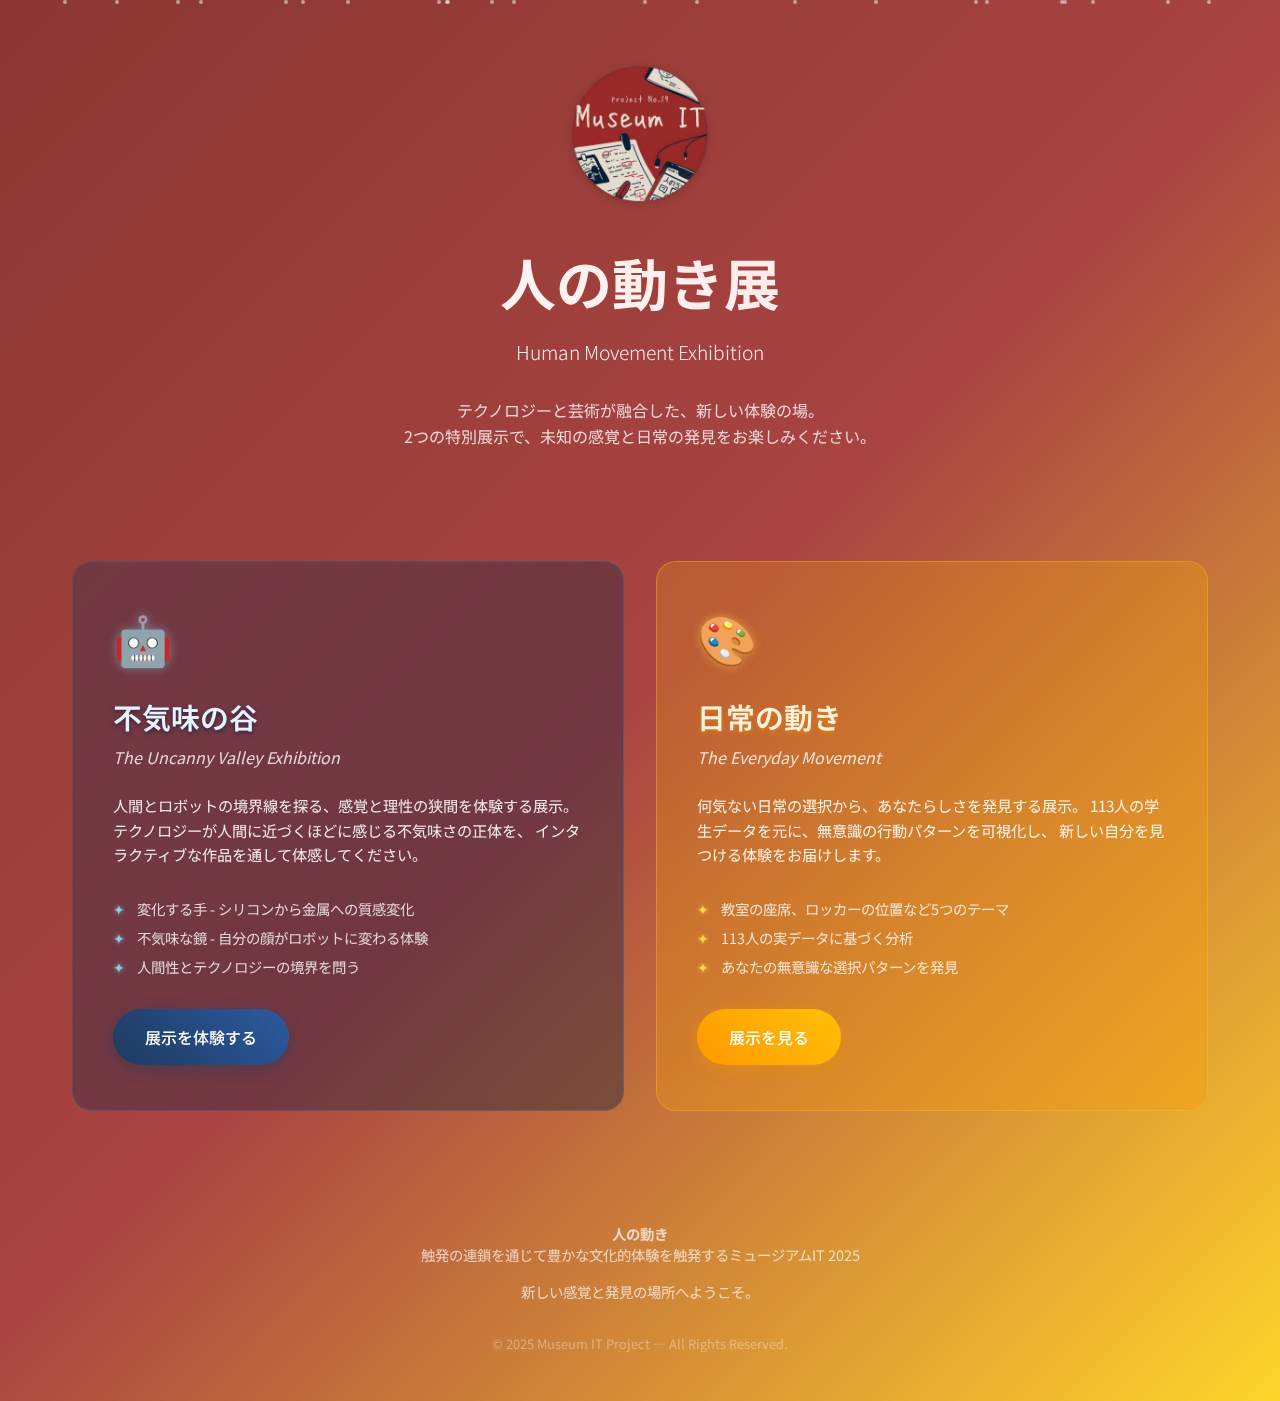
<file: index.html>
<!DOCTYPE html>
<html lang="ja">
<head>
    <meta charset="UTF-8">
    <meta name="viewport" content="width=device-width, initial-scale=1.0">
    <title>人の動き展 | Human Movement Exhibition</title>
    <link href="https://fonts.googleapis.com/css2?family=Noto+Sans+JP:wght@300;400;500;600;700;900&display=swap" rel="stylesheet">
    <link rel="stylesheet" href="style/manu.css">
</head>
<body>
    <div class="particles" id="particles"></div>
    
    <div class="container">
        <header>
            <div class="logo-container">
                <img src="musiumIT_logo _new.png" alt="Museum IT Logo" class="museum-logo">
            </div>
            <h1 class="main-title">人の動き展</h1>
            <p class="subtitle">Human Movement Exhibition</p>
            <p class="description">
                テクノロジーと芸術が融合した、新しい体験の場。<br>
                2つの特別展示で、未知の感覚と日常の発見をお楽しみください。
            </p>
        </header>

        <div class="exhibitions">
            <div class="exhibition-card uncanny-card">
                <span class="exhibition-icon">🤖</span>
                <h2 class="exhibition-title">不気味の谷</h2>
                <p class="exhibition-subtitle">The Uncanny Valley Exhibition</p>
                <p class="exhibition-description">
                    人間とロボットの境界線を探る、感覚と理性の狭間を体験する展示。
                    テクノロジーが人間に近づくほどに感じる不気味さの正体を、
                    インタラクティブな作品を通して体感してください。
                </p>
                <ul class="exhibition-features">
                    <li>変化する手 - シリコンから金属への質感変化</li>
                    <li>不気味な鏡 - 自分の顔がロボットに変わる体験</li>
                    <li>人間性とテクノロジーの境界を問う</li>
                </ul>
                <a href="index.html" class="visit-btn">
                    <span>展示を体験する</span>
                </a>
            </div>

            <div class="exhibition-card everyday-card">
                <span class="exhibition-icon">🎨</span>
                <h2 class="exhibition-title">日常の動き</h2>
                <p class="exhibition-subtitle">The Everyday Movement </p>
                <p class="exhibition-description">
                    何気ない日常の選択から、あなたらしさを発見する展示。
                    113人の学生データを元に、無意識の行動パターンを可視化し、
                    新しい自分を見つける体験をお届けします。
                </p>
                <ul class="exhibition-features">
                    <li>教室の座席、ロッカーの位置など5つのテーマ</li>
                    <li>113人の実データに基づく分析</li>
                    <li>あなたの無意識な選択パターンを発見</li>
                </ul>
                <a href="dairy.html" class="visit-btn">
                    <span>展示を見る</span>
                </a>
            </div>
        </div>

        <footer>
            <p><strong>人の動き</strong><br>触発の連鎖を通じて豊かな文化的体験を触発するミュージアムIT 2025</p>
            <p style="margin-top: 1rem;">
                新しい感覚と発見の場所へようこそ。
            </p>
            <p style="margin-top: 2rem; opacity: 0.5; font-size: 0.8rem;">
                © 2025 Museum IT Project — All Rights Reserved.
            </p>
        </footer>
    </div>

    <script>
        // パーティクル効果
        function createParticle() {
            const particle = document.createElement('div');
            particle.className = 'particle';
            particle.style.left = Math.random() * 100 + 'vw';
            particle.style.animationDelay = Math.random() * 6 + 's';
            particle.style.animationDuration = (Math.random() * 3 + 3) + 's';
            document.getElementById('particles').appendChild(particle);

            setTimeout(() => {
                particle.remove();
            }, 6000);
        }

        // パーティクルを定期的に生成
        setInterval(createParticle, 300);

        // 初期パーティクル
        for (let i = 0; i < 20; i++) {
            setTimeout(createParticle, i * 100);
        }

        // スムーススクロール
        document.querySelectorAll('a[href^="#"]').forEach(anchor => {
            anchor.addEventListener('click', function (e) {
                e.preventDefault();
                const target = document.querySelector(this.getAttribute('href'));
                if (target) {
                    target.scrollIntoView({
                        behavior: 'smooth'
                    });
                }
            });
        });

        // カードホバーエフェクト
        document.querySelectorAll('.exhibition-card').forEach(card => {
            card.addEventListener('mouseenter', function() {
                this.style.transform = 'translateY(-10px) rotateX(5deg)';
            });
            
            card.addEventListener('mouseleave', function() {
                this.style.transform = 'translateY(0) rotateX(0)';
            });
        });
    </script>
</body>
</html>
</file>
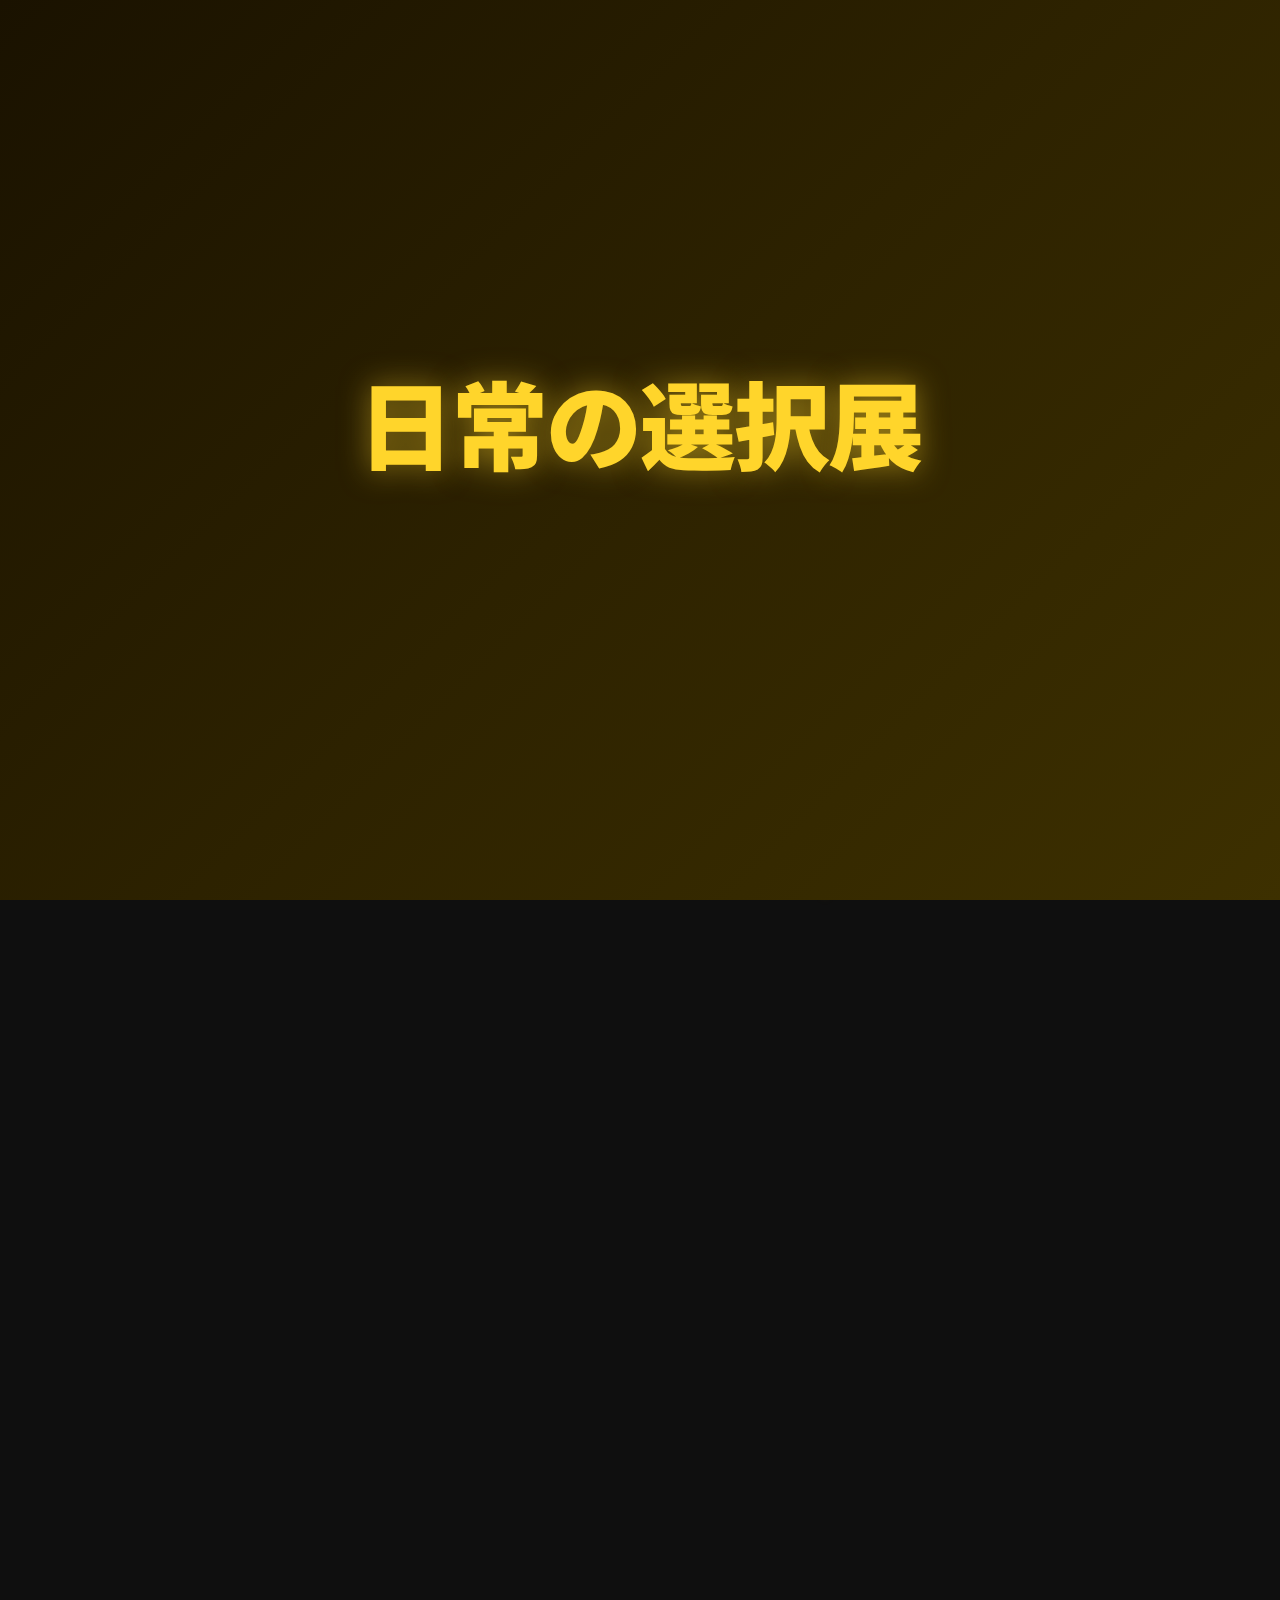
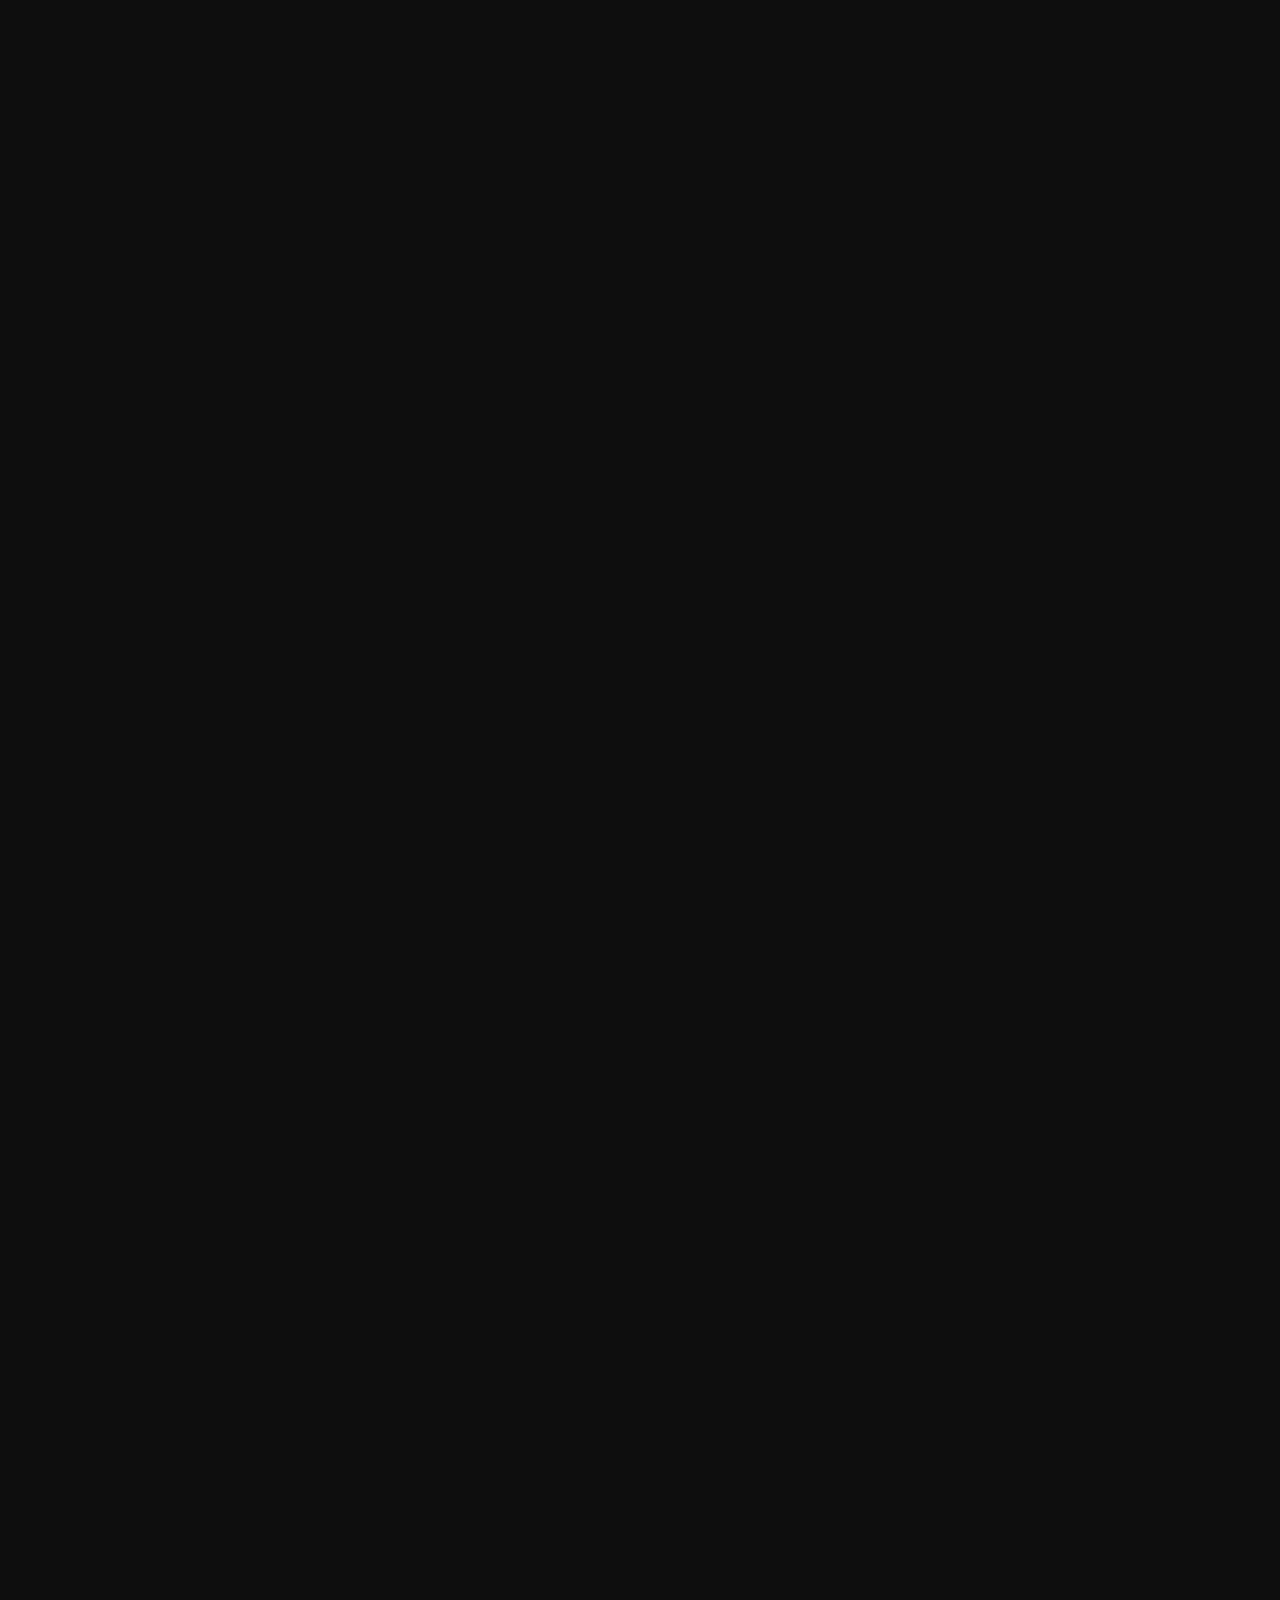
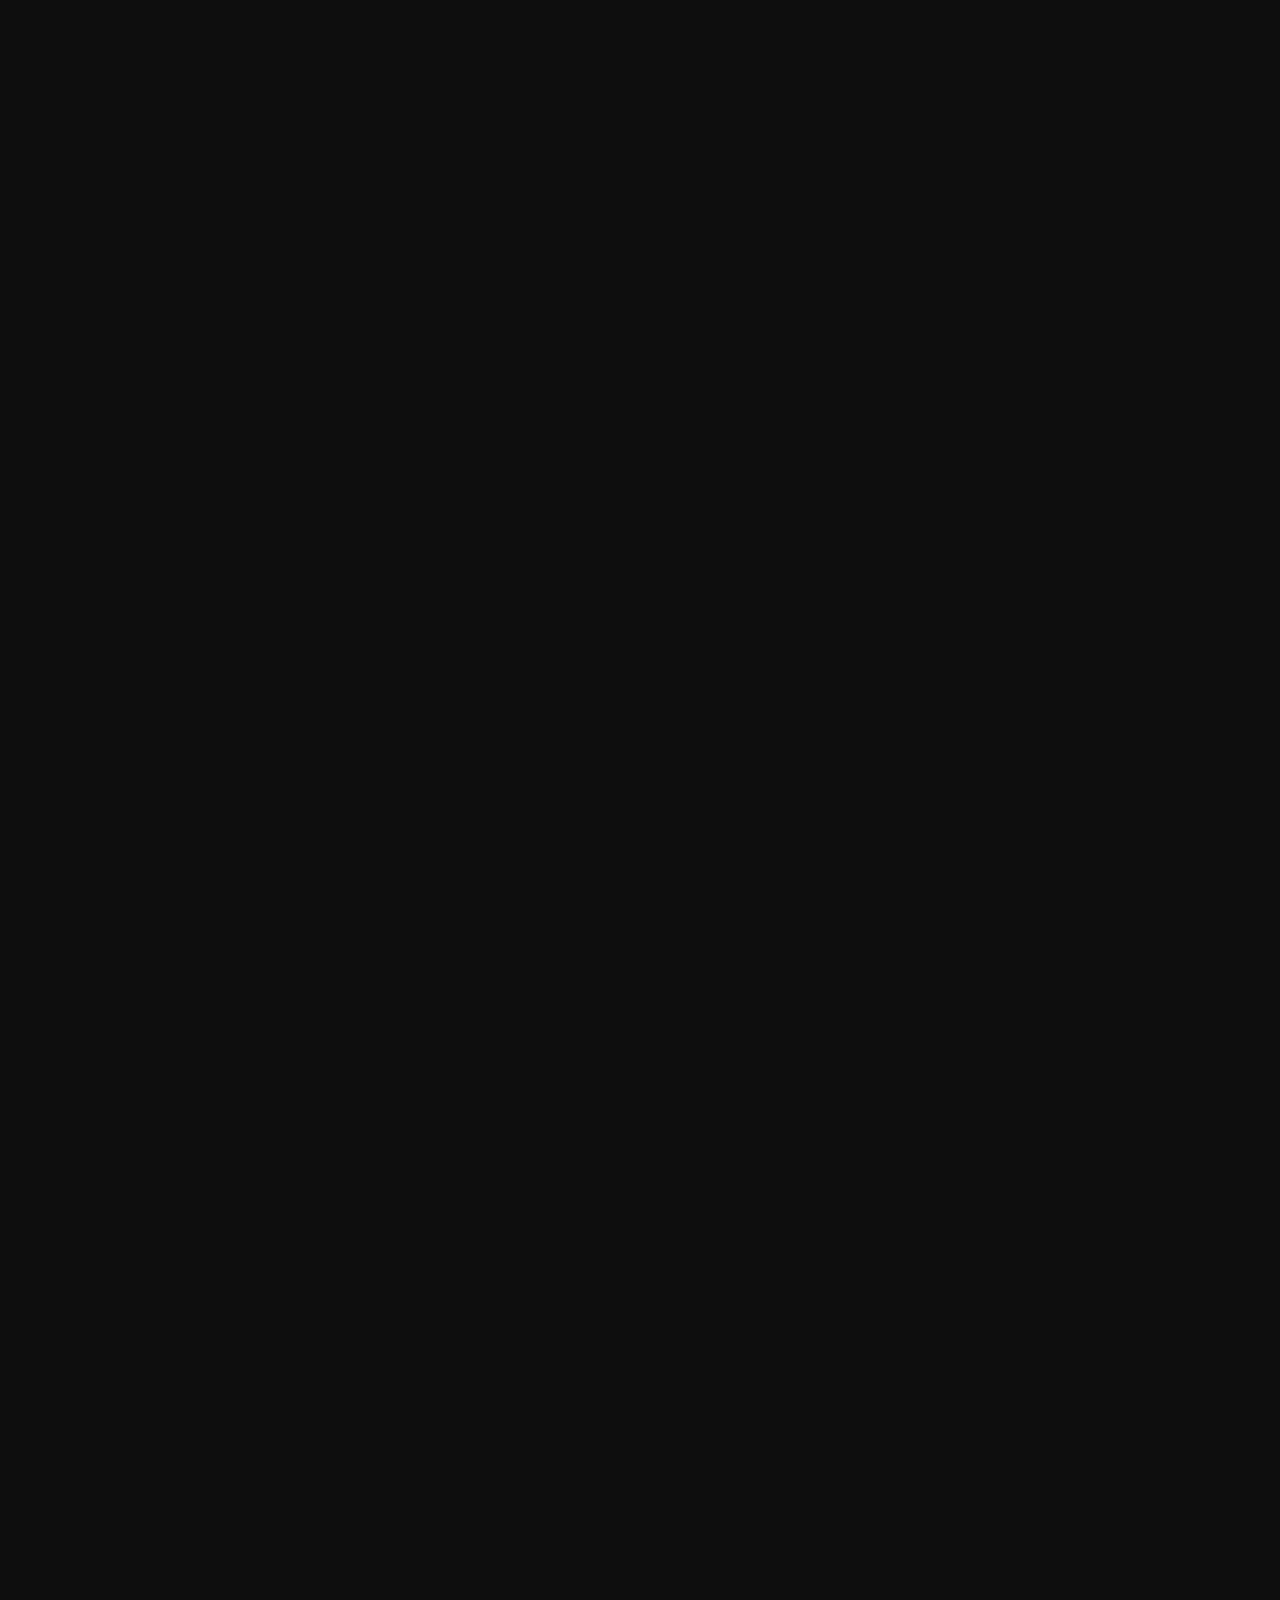
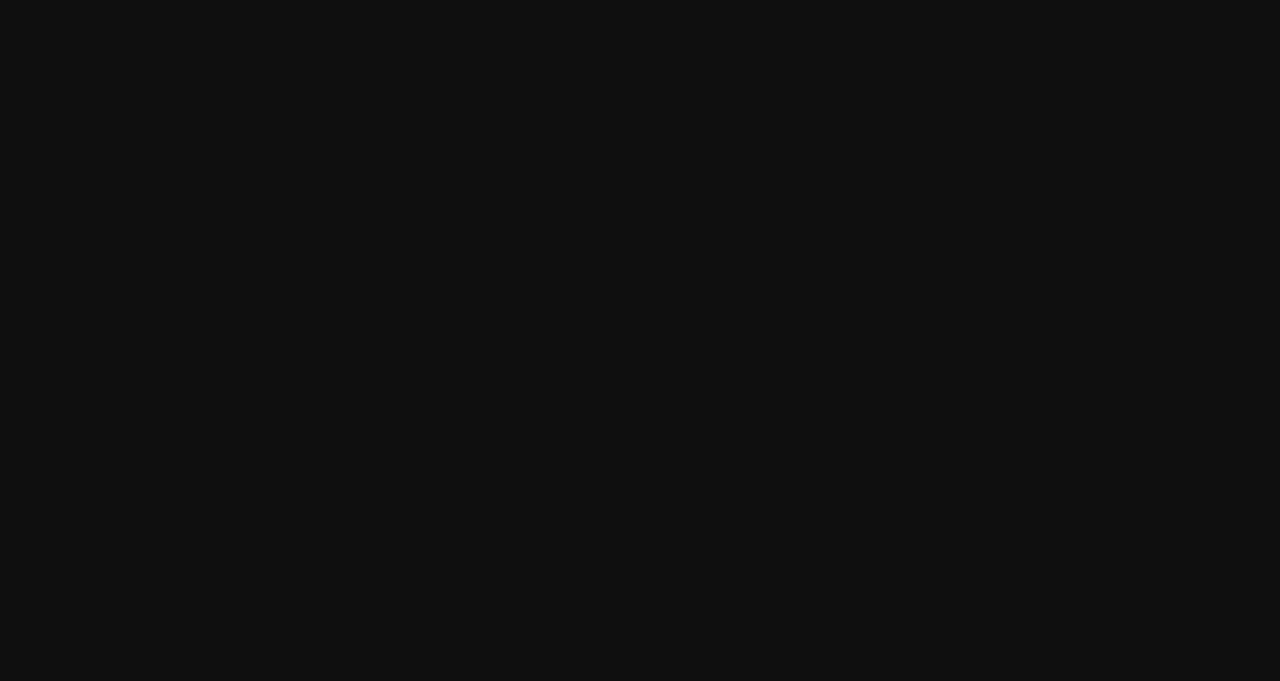
<file: dairy.html>
<!DOCTYPE html>
<html lang="ja">
<head>
    <meta charset="UTF-8">
    <meta name="viewport" content="width=device-width, initial-scale=1.0">
    <title>日常の選択展 | The Everyday Choices Exhibition</title>
    <link href="https://fonts.googleapis.com/css2?family=Noto+Sans+JP:wght@300;400;500;600;700;900&display=swap" rel="stylesheet">
    <link rel="stylesheet" href="style/dairy.css">
</head>
<body>
    <div class="intro-animation">
        <div class="intro-content">
            <h1 class="intro-title" data-text="日常の選択展">日常の選択展</h1>
            <p class="intro-subtitle">The Everyday Selection Exhibition</p>
        </div>
    </div>

    <div class="scroll-progress"></div>
    <div class="particles" id="particles"></div>

    <div class="shapes-background">
        <div class="shape circle" style="width: 100px; height: 100px; top: 20%; left: 15%;"></div>
        <div class="shape square" style="width: 80px; height: 80px; top: 60%; right: 20%;"></div>
        <div class="shape circle" style="width: 60px; height: 60px; bottom: 30%; left: 40%;"></div>
    </div>

    <div id="main-content">
        <nav class="nav">
            <div class="nav-wrapper">
                <div class="logo">日常の選択展</div>
                <a href="index.html" class="back-btn">← メイン画面へ戻る</a>
            </div>
        </nav>

        <section class="hero">
            <div class="hero-bg-glow"></div>
            <div class="hero-content">
                <h1>日常の選択展</h1>
                <p class="hero-subtitle">The Everyday Selection Exhibition</p>
                <p class="hero-tagline">
                    何気ない日常の選択に、<br>
                    あなたらしさが現れる
                </p>
                <p class="hero-description">
                    教室の座席、ロッカーの位置、傘立ての場所、アイスの取り方、ノートの色。<br>
                    私たちは毎日、無意識のうちに様々な選択をしています。<br>
                    113人のデータから見える、あなたの無意識の行動パターンを探る展示です。
                </p>
                <div class="cta-buttons">
                    <a href="#themes" class="cta-btn">
                        <span>展示を見る</span>
                    </a>
                    <a href="#info" class="cta-btn secondary">
                        <span>詳細情報</span>
                    </a>
                </div>
            </div>
        </section>

        <section id="themes" class="section">
            <div class="container">
                <div class="section-header">
                    <h2 class="section-title">5つのテーマ</h2>
                    <p class="section-subtitle">
                        日常の何気ない選択から、あなたの無意識を探ります
                    </p>
                </div>

                <div class="theme-grid">
                    <div class="theme-card">
                        <span class="theme-icon">🪑</span>
                        <h3>教室の座席</h3>
                        <p>
                            前列派？後列派？それとも窓側？<br>
                            座席選びから見える、あなたの性格と学習スタイル。113人の選択パターンから、あなたのポジションを見つけてください。
                        </p>
                    </div>

                    <div class="theme-card">
                        <span class="theme-icon">🗄️</span>
                        <h3>ロッカーの位置</h3>
                        <p>
                            上段？下段？それとも中段？<br>
                            ロッカーの位置選びに現れる、無意識の優先順位。利便性と習慣、どちらを重視していますか？
                        </p>
                    </div>

                    <div class="theme-card">
                        <span class="theme-icon">☂️</span>
                        <h3>傘立ての場所</h3>
                        <p>
                            入口近く？奥の方？<br>
                            傘を置く場所から読み取る、あなたの安心感と効率性のバランス。113人のデータが示す、意外な傾向とは？
                        </p>
                    </div>

                    <div class="theme-card">
                        <span class="theme-icon">🍦</span>
                        <h3>アイスの取り方</h3>
                        <p>
                            手前から？奥から？<br>
                            何気ない取り方に現れる、あなたの慎重さと大胆さ。温度や鮮度への意識、無意識の判断基準を探ります。
                        </p>
                    </div>

                    <div class="theme-card">
                        <span class="theme-icon">📓</span>
                        <h3>ノートの色</h3>
                        <p>
                            青はなんの教科？<br>
                            色の選択に隠れた、あなたの感性と実用性。113人が選んだ色から、あなたの個性を発見してください。
                        </p>
                    </div>
                </div>
            </div>
        </section>

        <section class="section alt">
            <div class="container">
                <div class="section-header">
                    <h2 class="section-title">展示の特徴</h2>
                    <p class="section-subtitle">
                        データと体験が融合した、新しい形の自己発見
                    </p>
                </div>

                <div class="feature-grid">
                    <div class="feature-card">
                        <div class="feature-icon">📊</div>
                        <h3>113人のデータ</h3>
                        <p>実際の学生113人から集めた選択データを、美しいビジュアルで表現しています。</p>
                    </div>

                    <div class="feature-card">
                        <div class="feature-icon">🔍</div>
                        <h3>パターン分析</h3>
                        <p>あなたの選択が、全体の中でどこに位置するかを視覚的に理解できます。</p>
                    </div>

                    <div class="feature-card">
                        <div class="feature-icon">💡</div>
                        <h3>自己発見</h3>
                        <p>無意識の選択から、新しい自分を発見する体験を提供します。</p>
                    </div>

                    <div class="feature-card">
                        <div class="feature-icon">🎨</div>
                        <h3>インタラクティブ</h3>
                        <p>実際に選択しながら、データと対話する体験型の展示です。</p>
                    </div>
                </div>
            </div>
        </section>

        <section id="info" class="section">
            <div class="container">
                <div class="section-header">
                    <h2 class="section-title">展示情報</h2>
                </div>

                <div class="info-box">
                    <div class="info-row">
                        <div class="info-label">展示名</div>
                        <div class="info-value">日常の選択展 / The Everyday Selection Exhibition</div>
                    </div>
                    <div class="info-row">
                        <div class="info-label">テーマ</div>
                        <div class="info-value">日常の無意識な選択から見える、あなたらしさの発見</div>
                    </div>
                    <div class="info-row">
                        <div class="info-label">データ数</div>
                        <div class="info-value">113人の学生から収集した選択データ</div>
                    </div>
                    <div class="info-row">
                        <div class="info-label">展示項目</div>
                        <div class="info-value">5つのテーマ（座席・ロッカー・傘立て・アイス・ノート）</div>
                    </div>
                    <div class="info-row">
                        <div class="info-label">体験時間</div>
                        <div class="info-value">約15〜20分（自由見学）</div>
                    </div>
                </div>
            </div>
        </section>

        <section class="cta-section">
            <h2>あなたの無意識を、<br>発見しにきませんか？</h2>
            <p>
                何気ない日常の選択の中に、<br>
                あなたらしさが隠れています。<br>
                113人のデータと共に、新しい自分を探しに来てください。
            </p>
            <div class="cta-buttons">
                <a href= "index.html" class="cta-btn">
                    <span>メイン画面へ戻る</span>
                </a>
            </div>
        </section>

        <footer>
            <p><strong>日常の選択展</strong><br>The Everyday Selection Exhibition</p>
            <p style="margin-top: 2rem;"><strong>企画・制作</strong><br>Museum IT Project 2025</p>
            <p style="margin-top: 2.5rem; font-size: 0.9rem; opacity: 0.5;">
                © 2025 Museum IT Project — All Rights Reserved.
            </p>
        </footer>
    </div>

    <button class="scroll-top" aria-label="Scroll to top">↑</button>

    <script src="script/dairy.js"></script>
</body>
</html>
</file>
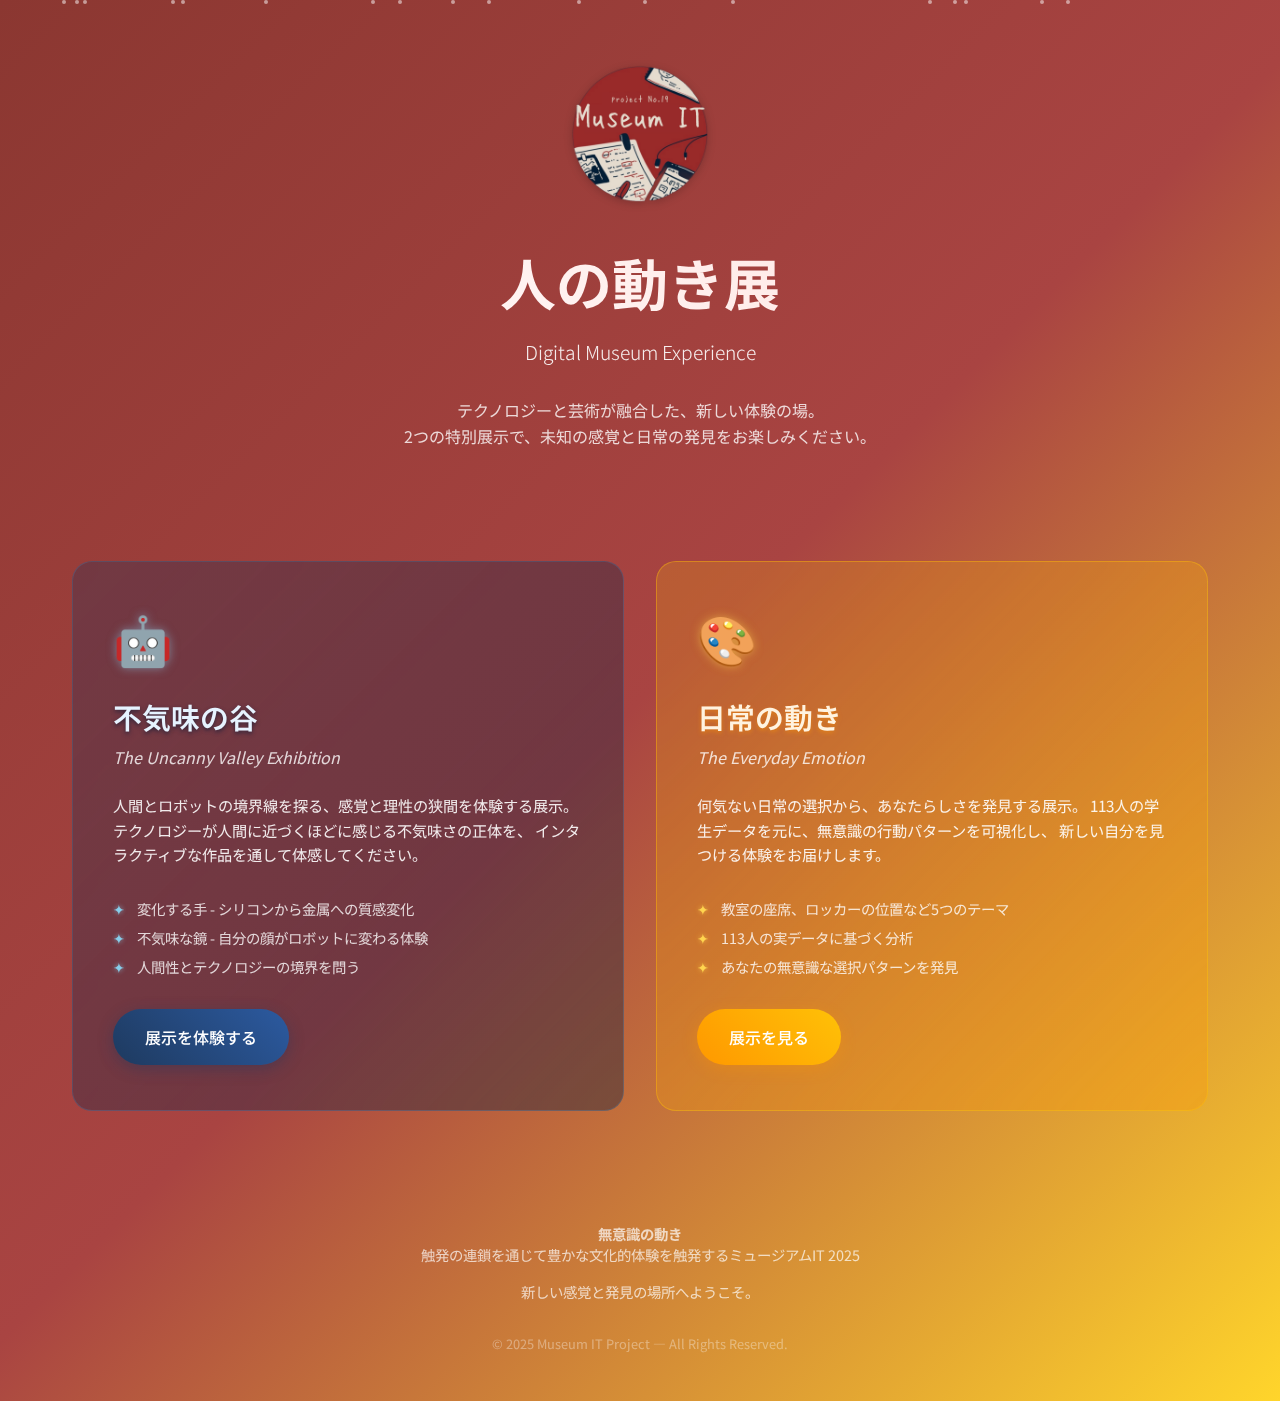
<file: manu.html>
<!DOCTYPE html>
<html lang="ja">
<head>
    <meta charset="UTF-8">
    <meta name="viewport" content="width=device-width, initial-scale=1.0">
    <title>デジタル美術館 | Digital Museum</title>
    <link href="https://fonts.googleapis.com/css2?family=Noto+Sans+JP:wght@300;400;500;600;700;900&display=swap" rel="stylesheet">
    <link rel="stylesheet" href="style/manu.css">
</head>
<body>
    <div class="particles" id="particles"></div>
    
    <div class="container">
        <header>
            <div class="logo-container">
                <img src="musiumIT_logo _new.png" alt="Museum IT Logo" class="museum-logo">
            </div>
            <h1 class="main-title">人の動き展</h1>
            <p class="subtitle">Digital Museum Experience</p>
            <p class="description">
                テクノロジーと芸術が融合した、新しい体験の場。<br>
                2つの特別展示で、未知の感覚と日常の発見をお楽しみください。
            </p>
        </header>

        <div class="exhibitions">
            <div class="exhibition-card uncanny-card">
                <span class="exhibition-icon">🤖</span>
                <h2 class="exhibition-title">不気味の谷</h2>
                <p class="exhibition-subtitle">The Uncanny Valley Exhibition</p>
                <p class="exhibition-description">
                    人間とロボットの境界線を探る、感覚と理性の狭間を体験する展示。
                    テクノロジーが人間に近づくほどに感じる不気味さの正体を、
                    インタラクティブな作品を通して体感してください。
                </p>
                <ul class="exhibition-features">
                    <li>変化する手 - シリコンから金属への質感変化</li>
                    <li>不気味な鏡 - 自分の顔がロボットに変わる体験</li>
                    <li>人間性とテクノロジーの境界を問う</li>
                </ul>
                <a href="index.html" class="visit-btn">
                    <span>展示を体験する</span>
                </a>
            </div>

            <div class="exhibition-card everyday-card">
                <span class="exhibition-icon">🎨</span>
                <h2 class="exhibition-title">日常の動き</h2>
                <p class="exhibition-subtitle">The Everyday Emotion </p>
                <p class="exhibition-description">
                    何気ない日常の選択から、あなたらしさを発見する展示。
                    113人の学生データを元に、無意識の行動パターンを可視化し、
                    新しい自分を見つける体験をお届けします。
                </p>
                <ul class="exhibition-features">
                    <li>教室の座席、ロッカーの位置など5つのテーマ</li>
                    <li>113人の実データに基づく分析</li>
                    <li>あなたの無意識な選択パターンを発見</li>
                </ul>
                <a href="dairy.html" class="visit-btn">
                    <span>展示を見る</span>
                </a>
            </div>
        </div>

        <footer>
            <p><strong>無意識の動き</strong><br>触発の連鎖を通じて豊かな文化的体験を触発するミュージアムIT 2025</p>
            <p style="margin-top: 1rem;">
                新しい感覚と発見の場所へようこそ。
            </p>
            <p style="margin-top: 2rem; opacity: 0.5; font-size: 0.8rem;">
                © 2025 Museum IT Project — All Rights Reserved.
            </p>
        </footer>
    </div>

    <script>
        // パーティクル効果
        function createParticle() {
            const particle = document.createElement('div');
            particle.className = 'particle';
            particle.style.left = Math.random() * 100 + 'vw';
            particle.style.animationDelay = Math.random() * 6 + 's';
            particle.style.animationDuration = (Math.random() * 3 + 3) + 's';
            document.getElementById('particles').appendChild(particle);

            setTimeout(() => {
                particle.remove();
            }, 6000);
        }

        // パーティクルを定期的に生成
        setInterval(createParticle, 300);

        // 初期パーティクル
        for (let i = 0; i < 20; i++) {
            setTimeout(createParticle, i * 100);
        }

        // スムーススクロール
        document.querySelectorAll('a[href^="#"]').forEach(anchor => {
            anchor.addEventListener('click', function (e) {
                e.preventDefault();
                const target = document.querySelector(this.getAttribute('href'));
                if (target) {
                    target.scrollIntoView({
                        behavior: 'smooth'
                    });
                }
            });
        });

        // カードホバーエフェクト
        document.querySelectorAll('.exhibition-card').forEach(card => {
            card.addEventListener('mouseenter', function() {
                this.style.transform = 'translateY(-10px) rotateX(5deg)';
            });
            
            card.addEventListener('mouseleave', function() {
                this.style.transform = 'translateY(0) rotateX(0)';
            });
        });
    </script>
</body>
</html>
</file>
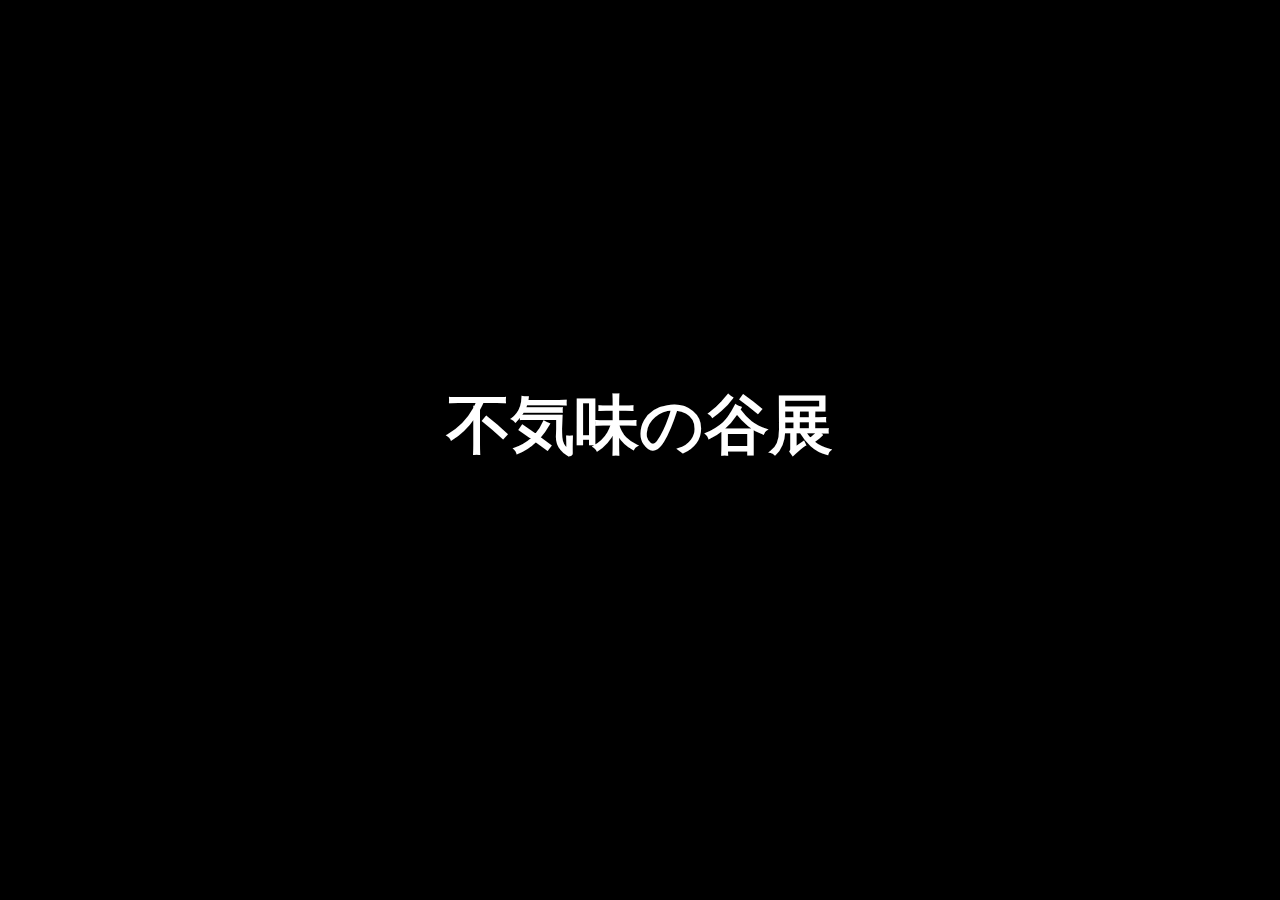
<file: uncany.html>
<!DOCTYPE html>
<html lang="ja">
<head>
  <meta charset="UTF-8">
  <meta name="viewport" content="width=device-width, initial-scale=1.0">
  <title>不気味の谷展 | The Uncanny Valley Exhibition</title>
  <link rel="stylesheet" href="style/main.css">
</head>
<body>
  <!-- 起動画面 -->
  <div id="intro" class="intro-animation">
    <div class="intro-text">
      <h1 class="glitch" data-text="不気味の谷展">不気味の谷展</h1>
      <p class="subtitle-english">uncannily-funny</p>
    </div>
  </div>

  <!-- 背景に目を配置 -->
  <div class="eyes-background">
    <div class="eye"></div>
    <div class="eye"></div>
  </div>

  <!-- メインコンテンツ -->
  <div id="main-content" class="hidden">
    <section class="intro">
      <p>
        この展示は、人間とロボットの「境界線」を見つめ直す試みです。  
        私たちが“似ているけれど違うもの”に感じる不気味さ――  
        それは、テクノロジーが人間に近づくほどに強くなる、感性と理性の狭間の現象です。
      </p>
    </section>

    <section class="work">
      <h2>展示作品</h2>
      <div class="gallery">
        <div class="item">
          <img src="exhibit1.jpg" alt="変化する手">
          <h3>変化する手</h3>
          <p>シリコン製の手が、人間の温かみを失い、冷たい金属の質感へと変わっていく。</p>
        </div>
        <div class="item">
          <img src="exhibit2.jpg" alt="不気味な鏡">
          <h3>不気味な鏡</h3>
          <p>自分の顔が徐々にロボットへと変化する体験型のインスタレーション。</p>
        </div>
      </div>
    </section>

    <footer>
      <p>© 2025 museumIT | Uncanny-Funny Project</p>
    </footer>
  </div>

  <script src="script/main.js"></script>
</body>
</html>
</file>
<file: style/manu.css>
* {
    margin: 0;
    padding: 0;
    box-sizing: border-box;
}

body {
    font-family: 'Noto Sans JP', sans-serif;
    background: linear-gradient(135deg, #8B3731 0%, #a94442 50%, #FFD52B 100%);
    min-height: 100vh;
    overflow-x: hidden;
}

.particles {
    position: fixed;
    top: 0;
    left: 0;
    width: 100%;
    height: 100%;
    pointer-events: none;
    z-index: 1;
}

.particle {
    position: absolute;
    width: 4px;
    height: 4px;
    background: rgba(255, 255, 255, 0.5);
    border-radius: 50%;
    animation: float 6s infinite linear;
}

@keyframes float {
    0% {
        transform: translateY(100vh) rotate(0deg);
        opacity: 1;
    }
    100% {
        transform: translateY(-100px) rotate(360deg);
        opacity: 0;
    }
}

.container {
    max-width: 1200px;
    margin: 0 auto;
    padding: 0 2rem;
    position: relative;
    z-index: 2;
}

header {
    text-align: center;
    padding: 4rem 0 3rem;
    color: white;
}

.logo-container {
    margin-bottom: 2rem;
}

.museum-logo {
    width: 140px;
    height: auto;
    filter: drop-shadow(0 2px 4px rgba(0, 0, 0, 0.2));
    animation: logoFloat 3s ease-in-out infinite alternate;
    transition: transform 0.3s ease;
}

.museum-logo:hover {
    transform: scale(1.05);
}

@keyframes logoFloat {
    0% { 
        transform: translateY(0px);
        filter: drop-shadow(0 2px 4px rgba(0, 0, 0, 0.2));
    }
    100% { 
        transform: translateY(-5px);
        filter: drop-shadow(0 4px 8px rgba(0, 0, 0, 0.3));
    }
}

.main-title {
    font-size: 3.5rem;
    font-weight: 700;
    margin-bottom: 1rem;
    background: linear-gradient(45deg, #fff, #ffe0dc);
    -webkit-background-clip: text;
    -webkit-text-fill-color: transparent;
    background-clip: text;
    animation: titleGlow 3s ease-in-out infinite alternate;
}

@keyframes titleGlow {
    0% { text-shadow: 0 0 20px rgba(255, 255, 255, 0.3); }
    100% { text-shadow: 0 0 30px rgba(255, 255, 255, 0.6); }
}

.subtitle {
    font-size: 1.2rem;
    font-weight: 300;
    opacity: 0.9;
    margin-bottom: 2rem;
}

.description {
    font-size: 1rem;
    opacity: 0.8;
    max-width: 600px;
    margin: 0 auto;
    line-height: 1.6;
}

.exhibitions {
    display: grid;
    grid-template-columns: repeat(auto-fit, minmax(400px, 1fr));
    gap: 2rem;
    margin: 4rem 0;
}

.exhibition-card {
    background: rgba(255, 255, 255, 0.1);
    backdrop-filter: blur(10px);
    border-radius: 20px;
    padding: 2.5rem;
    border: 1px solid rgba(255, 255, 255, 0.2);
    transition: all 0.3s ease;
    position: relative;
    overflow: hidden;
}

.exhibition-card::before {
    content: '';
    position: absolute;
    top: 0;
    left: 0;
    right: 0;
    height: 4px;
    background: linear-gradient(90deg, #ff6b6b, #ff9999, #ffcccc);
    transform: scaleX(0);
    transform-origin: left;
    transition: transform 0.3s ease;
}

.exhibition-card:hover {
    transform: translateY(-10px);
    box-shadow: 0 20px 40px rgba(0, 0, 0, 0.3);
}

.exhibition-card:hover::before {
    transform: scaleX(1);
}

.exhibition-icon {
    font-size: 3rem;
    margin-bottom: 1.5rem;
    display: block;
}

.exhibition-title {
    font-size: 1.8rem;
    font-weight: 600;
    color: white;
    margin-bottom: 0.5rem;
}

.exhibition-subtitle {
    font-size: 1rem;
    color: rgba(255, 255, 255, 0.8);
    margin-bottom: 1.5rem;
    font-style: italic;
}

.exhibition-description {
    color: rgba(255, 255, 255, 0.9);
    line-height: 1.6;
    margin-bottom: 2rem;
    font-size: 0.95rem;
}

.exhibition-features {
    list-style: none;
    margin-bottom: 2rem;
}

.exhibition-features li {
    color: rgba(255, 255, 255, 0.8);
    margin-bottom: 0.5rem;
    padding-left: 1.5rem;
    position: relative;
    font-size: 0.9rem;
}

.exhibition-features li::before {
    content: '✦';
    position: absolute;
    left: 0;
    color: #ffcccc;
}

.visit-btn {
    display: inline-block;
    background: linear-gradient(45deg, #ff6b6b, #ff9999);
    color: white;
    padding: 1rem 2rem;
    text-decoration: none;
    border-radius: 50px;
    font-weight: 500;
    transition: all 0.3s ease;
    position: relative;
    overflow: hidden;
}

.visit-btn::before {
    content: '';
    position: absolute;
    top: 0;
    left: -100%;
    width: 100%;
    height: 100%;
    background: linear-gradient(45deg, #ff9999, #ffcccc);
    transition: left 0.3s ease;
}

.visit-btn span {
    position: relative;
    z-index: 1;
}

.visit-btn:hover::before {
    left: 0;
}

.visit-btn:hover {
    transform: scale(1.05);
}

/* 不気味の谷展のテーマカラー設定 - 紺色ベース */
.uncanny-card {
    background: linear-gradient(135deg, rgba(25, 47, 89, 0.3), rgba(15, 29, 56, 0.4));
    border: 1px solid rgba(70, 130, 180, 0.3);
}

.uncanny-card::before {
    background: linear-gradient(90deg, #1e3a5f, #2c5aa0, #4682b4);
}

.uncanny-card .exhibition-icon {
    color: #87ceeb;
    text-shadow: 0 0 10px rgba(135, 206, 235, 0.5);
}

.uncanny-card .exhibition-title {
    color: #e6f3ff;
    text-shadow: 0 2px 4px rgba(15, 29, 56, 0.7);
}

.uncanny-card .exhibition-features li::before {
    color: #87ceeb;
    text-shadow: 0 0 5px rgba(135, 206, 235, 0.7);
}

.uncanny-card .visit-btn {
    background: linear-gradient(45deg, #1e3a5f, #2c5aa0);
    box-shadow: 0 4px 15px rgba(30, 58, 95, 0.4);
}

.uncanny-card .visit-btn::before {
    background: linear-gradient(45deg, #2c5aa0, #4682b4);
}

.uncanny-card .visit-btn:hover {
    box-shadow: 0 6px 20px rgba(30, 58, 95, 0.6);
}

/* 日常の選択展のテーマカラー設定 */
.everyday-card {
    background: linear-gradient(135deg, rgba(255, 193, 7, 0.3), rgba(255, 152, 0, 0.2));
    border: 1px solid rgba(255, 193, 7, 0.4);
}

.everyday-card::before {
    background: linear-gradient(90deg, #ffc107, #ffb347, #ffd54f);
}

.everyday-card .exhibition-icon {
    color: #ffd54f;
    text-shadow: 0 0 10px rgba(255, 213, 79, 0.5);
}

.everyday-card .exhibition-title {
    color: #fff3e0;
    text-shadow: 0 2px 4px rgba(255, 152, 0, 0.5);
}

.everyday-card .exhibition-features li::before {
    color: #ffd54f;
    text-shadow: 0 0 5px rgba(255, 213, 79, 0.7);
}

.everyday-card .visit-btn {
    background: linear-gradient(45deg, #ff9800, #ffc107);
    box-shadow: 0 4px 15px rgba(255, 152, 0, 0.3);
}

.everyday-card .visit-btn::before {
    background: linear-gradient(45deg, #ffc107, #ffd54f);
}

.everyday-card .visit-btn:hover {
    box-shadow: 0 6px 20px rgba(255, 152, 0, 0.5);
}

/* カードホバー時の追加効果 */
.uncanny-card:hover {
    background: linear-gradient(135deg, rgba(25, 47, 89, 0.4), rgba(15, 29, 56, 0.5));
    border-color: rgba(70, 130, 180, 0.5);
    box-shadow: 0 20px 40px rgba(15, 29, 56, 0.5);
}

.everyday-card:hover {
    background: linear-gradient(135deg, rgba(255, 193, 7, 0.4), rgba(255, 152, 0, 0.3));
    border-color: rgba(255, 193, 7, 0.6);
    box-shadow: 0 20px 40px rgba(255, 152, 0, 0.4);
}

footer {
    text-align: center;
    padding: 3rem 0;
    color: rgba(255, 255, 255, 0.7);
    font-size: 0.9rem;
}

@media (max-width: 768px) {
    .main-title {
        font-size: 2.5rem;
    }
    
    .museum-logo {
        width: 100px;
    }
    
    .exhibitions {
        grid-template-columns: 1fr;
        gap: 1.5rem;
    }
    
    .exhibition-card {
        padding: 2rem;
    }
    
    .container {
        padding: 0 1rem;
    }
}

.uncanny-card {
    background: linear-gradient(135deg, rgba(25, 47, 89, 0.3), rgba(15, 29, 56, 0.4));
}

.everyday-card {
    background: linear-gradient(135deg, rgba(255, 193, 7, 0.2), rgba(255, 152, 0, 0.3));
}
</file>
<file: style/dairy.css>
/* ===========================
   Everyday Choices Exhibition
   テーマカラー: #FFD52B (黄色)
   =========================== */

* {
    margin: 0;
    padding: 0;
    box-sizing: border-box;
}

:root {
    --primary: #FFD52B;
    --secondary: #FFE566;
    --accent: #FFC107;
    --bg: #0f0f0f;
    --text: #e2e8f0;
    --text-light: #94a3b8;
    --card: #1a1a1a;
    --border: #2a2a2a;
}

body {
    font-family: 'Noto Sans JP', 'Segoe UI', sans-serif;
    background: var(--bg);
    color: var(--text);
    line-height: 1.7;
    overflow-x: hidden;
}

/* Intro Animation */
.intro-animation {
    position: fixed;
    inset: 0;
    background: linear-gradient(135deg, #1a1200 0%, #2d2200 50%, #3d3000 100%);
    display: flex;
    align-items: center;
    justify-content: center;
    z-index: 10000;
    animation: fadeOut 1s ease forwards;
    animation-delay: 3.5s;
}

.intro-animation.hidden {
    opacity: 0;
    visibility: hidden;
    pointer-events: none;
}

.intro-content {
    text-align: center;
    position: relative;
}

.intro-title {
    position: relative;
    font-size: clamp(3rem, 10vw, 6rem);
    font-weight: 900;
    color: var(--primary);
    margin-bottom: 1rem;
    letter-spacing: -0.02em;
    animation: glitchMove 1.5s infinite linear alternate;
    text-shadow: 0 0 30px rgba(255, 213, 43, 0.5);
}

.intro-title::before,
.intro-title::after {
    content: attr(data-text);
    position: absolute;
    left: 0;
    width: 100%;
    overflow: hidden;
}

.intro-title::before {
    left: 2px;
    color: #FFE566;
    text-shadow: -2px 0 #FFC107;
    clip: rect(0, 9999px, 0, 0);
    animation: glitchTop 1s infinite linear alternate-reverse;
}

.intro-title::after {
    left: -2px;
    color: #FFA000;
    text-shadow: -2px 0 #FF8F00;
    clip: rect(0, 9999px, 0, 0);
    animation: glitchBottom 1.2s infinite linear alternate-reverse;
}

.intro-subtitle {
    font-size: 1.5rem;
    font-weight: 300;
    color: rgba(255, 213, 43, 0.8);
    letter-spacing: 0.2em;
    opacity: 0;
    animation: fadeInSubtitle 2s ease forwards;
    animation-delay: 1s;
}

@keyframes glitchMove {
    0% { transform: none; }
    20% { transform: skew(1deg, 0deg) translate(2px, 0); }
    40% { transform: translate(-2px, -1px) skew(-1deg); }
    60% { transform: translate(3px, 2px); }
    80% { transform: skew(0.5deg, -0.5deg) translate(-1px, 1px); }
    100% { transform: none; }
}

@keyframes glitchTop {
    0% { clip: rect(0, 9999px, 0, 0); }
    10% { clip: rect(10px, 9999px, 50px, 0); }
    20% { clip: rect(85px, 9999px, 140px, 0); }
    40% { clip: rect(10px, 9999px, 80px, 0); }
    60% { clip: rect(50px, 9999px, 90px, 0); }
    80% { clip: rect(120px, 9999px, 170px, 0); }
    100% { clip: rect(0, 9999px, 0, 0); }
}

@keyframes glitchBottom {
    0% { clip: rect(0, 9999px, 0, 0); }
    15% { clip: rect(60px, 9999px, 100px, 0); }
    35% { clip: rect(100px, 9999px, 150px, 0); }
    55% { clip: rect(10px, 9999px, 60px, 0); }
    75% { clip: rect(90px, 9999px, 120px, 0); }
    100% { clip: rect(0, 9999px, 0, 0); }
}

@keyframes fadeInSubtitle {
    from { opacity: 0; transform: translateY(20px); }
    to { opacity: 1; transform: translateY(0); }
}

@keyframes fadeOut {
    to { opacity: 0; visibility: hidden; }
}

/* Particles */
.particles {
    position: fixed;
    inset: 0;
    pointer-events: none;
    z-index: 1;
}

.particle {
    position: absolute;
    width: 4px;
    height: 4px;
    background: var(--primary);
    border-radius: 50%;
    animation: float 20s infinite ease-in-out;
    opacity: 0.6;
    box-shadow: 0 0 10px rgba(255, 213, 43, 0.5);
}

@keyframes float {
    0%, 100% {
        transform: translate(0, 0) rotate(0deg);
        opacity: 0;
    }
    10% { opacity: 0.6; }
    90% { opacity: 0.6; }
    100% {
        transform: translate(100vw, -100vh) rotate(360deg);
        opacity: 0;
    }
}

/* Shapes */
.shapes-background {
    position: fixed;
    inset: 0;
    pointer-events: none;
    z-index: 0;
    opacity: 0.15;
}

.shape {
    position: absolute;
    border: 2px solid var(--primary);
    animation: floatShape 25s infinite ease-in-out;
}

.shape.circle {
    border-radius: 50%;
}

.shape.square {
    border-radius: 8px;
}

@keyframes floatShape {
    0%, 100% {
        transform: translate(0, 0) rotate(0deg) scale(1);
    }
    25% {
        transform: translate(100px, -50px) rotate(90deg) scale(1.2);
    }
    50% {
        transform: translate(50px, 100px) rotate(180deg) scale(0.8);
    }
    75% {
        transform: translate(-50px, 50px) rotate(270deg) scale(1.1);
    }
}

/* Main Content */
#main-content {
    opacity: 0;
    transition: opacity 1s;
    position: relative;
    z-index: 2;
}

#main-content.visible {
    opacity: 1;
}

/* Navigation */
.nav {
    position: fixed;
    top: 0;
    left: 0;
    right: 0;
    background: rgba(15, 15, 15, 0.95);
    backdrop-filter: blur(20px);
    padding: 1.5rem 3rem;
    z-index: 1000;
    border-bottom: 1px solid rgba(255, 213, 43, 0.2);
    transform: translateY(-100%);
    animation: slideDown 0.8s ease forwards 3.5s;
}

@keyframes slideDown {
    to { transform: translateY(0); }
}

.nav-wrapper {
    max-width: 1400px;
    margin: 0 auto;
    display: flex;
    justify-content: space-between;
    align-items: center;
}

.logo {
    font-size: 1.5rem;
    font-weight: 900;
    color: var(--primary);
    letter-spacing: -0.02em;
    text-shadow: 0 0 20px rgba(255, 213, 43, 0.3);
}

.back-btn {
    color: var(--text-light);
    text-decoration: none;
    font-weight: 600;
    font-size: 0.95rem;
    transition: all 0.3s;
    padding: 0.5rem 1rem;
    border: 1px solid transparent;
    border-radius: 8px;
}

.back-btn:hover {
    color: var(--primary);
    border-color: var(--primary);
    background: rgba(255, 213, 43, 0.1);
}

/* Hero */
.hero {
    min-height: 100vh;
    display: flex;
    align-items: center;
    justify-content: center;
    padding: 8rem 2rem 4rem;
    position: relative;
}

.hero-bg-glow {
    position: absolute;
    inset: 0;
    background: radial-gradient(ellipse at center, rgba(255, 213, 43, 0.15), transparent 70%);
}

.hero-content {
    max-width: 1000px;
    text-align: center;
    position: relative;
    z-index: 2;
    animation: heroFadeIn 1s ease-out 3.5s both;
}

@keyframes heroFadeIn {
    from {
        opacity: 0;
        transform: translateY(30px);
    }
    to {
        opacity: 1;
        transform: translateY(0);
    }
}

.hero h1 {
    font-size: clamp(3.5rem, 8vw, 6rem);
    font-weight: 900;
    margin-bottom: 1.5rem;
    background: linear-gradient(135deg, var(--primary) 0%, var(--secondary) 50%, var(--accent) 100%);
    -webkit-background-clip: text;
    -webkit-text-fill-color: transparent;
    background-clip: text;
    letter-spacing: -0.03em;
    line-height: 1.1;
}

.hero-subtitle {
    font-size: 1.5rem;
    color: var(--primary);
    margin-bottom: 2rem;
    font-weight: 300;
    letter-spacing: 0.1em;
}

.hero-tagline {
    font-size: clamp(1.3rem, 3vw, 1.8rem);
    font-weight: 500;
    margin-bottom: 3rem;
    line-height: 1.6;
    color: var(--text-light);
}

.hero-description {
    max-width: 750px;
    margin: 0 auto 3rem;
    font-size: 1.15rem;
    line-height: 1.9;
    color: var(--text-light);
}

.cta-buttons {
    display: flex;
    gap: 1.5rem;
    justify-content: center;
    flex-wrap: wrap;
}

.cta-btn {
    padding: 1.2rem 3rem;
    background: linear-gradient(135deg, var(--primary), var(--accent));
    color: #000;
    text-decoration: none;
    border-radius: 12px;
    font-weight: 700;
    font-size: 1.1rem;
    transition: all 0.4s;
    box-shadow: 0 10px 30px rgba(255, 213, 43, 0.3);
}

.cta-btn span {
    position: relative;
    z-index: 1;
}

.cta-btn:hover {
    transform: translateY(-3px) scale(1.02);
    box-shadow: 0 15px 40px rgba(255, 213, 43, 0.5);
}

.cta-btn.secondary {
    background: transparent;
    border: 2px solid var(--primary);
    color: var(--primary);
    box-shadow: none;
}

.cta-btn.secondary:hover {
    background: rgba(255, 213, 43, 0.1);
}

/* Section */
.section {
    padding: 8rem 2rem;
    position: relative;
}

.section.alt {
    background: rgba(30, 30, 30, 0.5);
}

.container {
    max-width: 1200px;
    margin: 0 auto;
    position: relative;
    z-index: 2;
}

.section-header {
    text-align: center;
    margin-bottom: 5rem;
    opacity: 0;
    transform: translateY(30px);
    transition: opacity 0.8s, transform 0.8s;
}

.section-header.in-view {
    opacity: 1;
    transform: translateY(0);
}

.section-title {
    font-size: clamp(2.5rem, 5vw, 3.5rem);
    font-weight: 900;
    margin-bottom: 1.5rem;
    background: linear-gradient(135deg, var(--primary), var(--accent));
    -webkit-background-clip: text;
    -webkit-text-fill-color: transparent;
    background-clip: text;
    letter-spacing: -0.02em;
}

.section-subtitle {
    font-size: 1.2rem;
    color: var(--text-light);
    max-width: 700px;
    margin: 0 auto;
    line-height: 1.8;
}

/* Theme Cards */
.theme-grid {
    display: grid;
    grid-template-columns: repeat(auto-fit, minmax(320px, 1fr));
    gap: 2.5rem;
}

.theme-card {
    background: var(--card);
    border-radius: 20px;
    padding: 3rem;
    border: 1px solid var(--border);
    transition: all 0.5s cubic-bezier(0.4, 0, 0.2, 1);
    position: relative;
    overflow: hidden;
    opacity: 0;
    transform: translateY(30px);
}

.theme-card.in-view {
    opacity: 1;
    transform: translateY(0);
}

.theme-card::before {
    content: '';
    position: absolute;
    inset: 0;
    background: linear-gradient(135deg, rgba(255, 213, 43, 0.1), transparent);
    opacity: 0;
    transition: opacity 0.5s;
}

.theme-card:hover::before {
    opacity: 1;
}

.theme-card:hover {
    transform: translateY(-15px) scale(1.02);
    box-shadow: 0 20px 60px rgba(255, 213, 43, 0.3);
    border-color: var(--primary);
}

.theme-icon {
    font-size: 4rem;
    margin-bottom: 1.5rem;
    display: block;
    opacity: 0;
    transform: translateY(30px);
    animation: iconFloatUp 1s ease-out forwards;
}

@keyframes iconFloatUp {
    0% {
        opacity: 0;
        transform: translateY(30px);
    }
    100% {
        opacity: 1;
        transform: translateY(0);
    }
}

.theme-card:hover .theme-icon {
    transform: translateY(-10px) scale(1.15);
    transition: all 0.4s ease;
}

.theme-card:nth-child(1) .theme-icon { animation-delay: 0.1s; }
.theme-card:nth-child(2) .theme-icon { animation-delay: 0.2s; }
.theme-card:nth-child(3) .theme-icon { animation-delay: 0.3s; }
.theme-card:nth-child(4) .theme-icon { animation-delay: 0.4s; }
.theme-card:nth-child(5) .theme-icon { animation-delay: 0.5s; }

.theme-card h3 {
    font-size: 1.8rem;
    font-weight: 700;
    margin-bottom: 1rem;
    color: var(--text);
}

.theme-card p {
    color: var(--text-light);
    line-height: 1.8;
    font-size: 1.05rem;
}

/* Feature Cards */
.feature-grid {
    display: grid;
    grid-template-columns: repeat(auto-fit, minmax(280px, 1fr));
    gap: 2.5rem;
}

.feature-card {
    background: var(--card);
    border-radius: 20px;
    padding: 2.5rem;
    border: 1px solid var(--border);
    text-align: center;
    transition: all 0.5s;
    opacity: 0;
    transform: scale(0.9);
}

.feature-card.in-view {
    opacity: 1;
    transform: scale(1);
}

.feature-card:hover {
    transform: scale(1.05);
    box-shadow: 0 15px 50px rgba(255, 213, 43, 0.2);
    border-color: var(--primary);
}

.feature-icon {
    width: 80px;
    height: 80px;
    background: linear-gradient(135deg, var(--primary), var(--accent));
    color: #000;
    border-radius: 50%;
    display: flex;
    align-items: center;
    justify-content: center;
    font-size: 2rem;
    margin: 0 auto 1.5rem;
    box-shadow: 0 10px 30px rgba(255, 213, 43, 0.3);
    opacity: 0;
    transform: translateY(30px);
    animation: iconFloatUp 1s ease-out forwards;
}

.feature-card:hover .feature-icon {
    transform: translateY(-10px) scale(1.1);
    box-shadow: 0 15px 40px rgba(255, 213, 43, 0.5);
    transition: all 0.4s ease;
}

.feature-card:nth-child(1) .feature-icon { animation-delay: 0.1s; }
.feature-card:nth-child(2) .feature-icon { animation-delay: 0.2s; }
.feature-card:nth-child(3) .feature-icon { animation-delay: 0.3s; }
.feature-card:nth-child(4) .feature-icon { animation-delay: 0.4s; }

.feature-card h3 {
    font-size: 1.5rem;
    font-weight: 700;
    margin-bottom: 1rem;
    color: var(--text);
}

.feature-card p {
    color: var(--text-light);
    line-height: 1.8;
}

/* Info Box */
.info-box {
    background: linear-gradient(135deg, rgba(255, 213, 43, 0.1), rgba(255, 229, 102, 0.05));
    border-radius: 24px;
    padding: 4rem;
    border: 1px solid rgba(255, 213, 43, 0.2);
    max-width: 900px;
    margin: 0 auto;
}

.info-row {
    display: flex;
    padding: 1.5rem 0;
    border-bottom: 1px solid rgba(148, 163, 184, 0.1);
    transition: all 0.3s;
}

.info-row:hover {
    padding-left: 1rem;
    border-bottom-color: var(--primary);
}

.info-row:last-child {
    border-bottom: none;
}

.info-label {
    font-weight: 700;
    min-width: 150px;
    color: var(--text);
}

.info-value {
    color: var(--text-light);
    line-height: 1.8;
}

/* CTA Section */
.cta-section {
    background: linear-gradient(135deg, #1a1200 0%, #2d2200 100%);
    padding: 8rem 2rem;
    text-align: center;
    position: relative;
    overflow: hidden;
}

.cta-section::before {
    content: '';
    position: absolute;
    inset: 0;
    background: radial-gradient(circle at center, rgba(255, 213, 43, 0.1), transparent);
}

.cta-section h2 {
    font-size: clamp(2.5rem, 6vw, 3.5rem);
    font-weight: 900;
    margin-bottom: 2rem;
    color: var(--primary);
    position: relative;
    z-index: 1;
}

.cta-section p {
    max-width: 700px;
    margin: 0 auto 3rem;
    font-size: 1.2rem;
    line-height: 1.8;
    color: rgba(255, 213, 43, 0.8);
    position: relative;
    z-index: 1;
}

/* Footer */
footer {
    background: #000;
    color: rgba(226, 232, 240, 0.8);
    padding: 5rem 2rem;
    text-align: center;
}

footer p {
    margin-bottom: 1rem;
    font-size: 1rem;
}

footer strong {
    font-weight: 700;
    color: var(--text);
}

/* Scroll Progress */
.scroll-progress {
    position: fixed;
    top: 0;
    left: 0;
    height: 3px;
    background: linear-gradient(90deg, var(--primary), var(--accent));
    z-index: 10001;
    transition: width 0.1s;
}

/* Scroll Top Button */
.scroll-top {
    position: fixed;
    bottom: 2rem;
    right: 2rem;
    width: 60px;
    height: 60px;
    background: linear-gradient(135deg, var(--primary), var(--accent));
    color: #000;
    border: none;
    border-radius: 50%;
    font-size: 1.5rem;
    cursor: pointer;
    opacity: 0;
    visibility: hidden;
    transition: all 0.4s;
    box-shadow: 0 10px 30px rgba(255, 213, 43, 0.4);
    z-index: 999;
    font-weight: 900;
}

.scroll-top.show {
    opacity: 1;
    visibility: visible;
}

.scroll-top:hover {
    transform: translateY(-5px) scale(1.1);
    box-shadow: 0 15px 40px rgba(255, 213, 43, 0.6);
}

/* Responsive */
@media (max-width: 768px) {
    .nav { padding: 1rem 1.5rem; }
    .hero { padding: 6rem 1.5rem 3rem; }
    .section { padding: 5rem 1.5rem; }
    .theme-grid, .feature-grid { grid-template-columns: 1fr; }
    .cta-buttons { flex-direction: column; }
    .cta-btn { width: 100%; max-width: 300px; }
    .info-row { flex-direction: column; }
    .info-label { margin-bottom: 0.5rem; }
    .info-box { padding: 2.5rem 1.5rem; }
}
</file>
<file: style/main.css>
body {
  margin: 0;
  background-color: #000;
  color: #e0e0e0;
  font-family: 'Segoe UI', sans-serif;
  overflow-x: hidden;
}

/* 起動画面 */
.intro-animation {
  position: fixed;
  top: 0;
  left: 0;
  width: 100%;
  height: 100vh;
  display: flex;
  justify-content: center;
  align-items: center;
  background-color: #000;
  z-index: 10;
  animation: fadeOut 1s ease forwards;
  animation-delay: 3.5s; /* 3.5秒後に消える */
}

.intro-text {
  text-align: center;
}

/* グリッチ効果 */
.glitch {
  position: relative;
  color: #fff;
  font-size: 4em;
  animation: glitchMove 1.5s infinite linear alternate;
}

.glitch::before,
.glitch::after {
  content: attr(data-text);
  position: absolute;
  left: 0;
  width: 100%;
  overflow: hidden;
}

.glitch::before {
  left: 2px;
  color: #0ff;
  text-shadow: -2px 0 red;
  clip: rect(0, 900px, 0, 0);
  animation: glitchTop 1s infinite linear alternate-reverse;
}

.glitch::after {
  left: -2px;
  color: #f0f;
  text-shadow: -2px 0 blue;
  clip: rect(0, 900px, 0, 0);
  animation: glitchBottom 1.2s infinite linear alternate-reverse;
}

/* uncannily-funny */
.subtitle-english {
  color: #999;
  font-size: 1.4em;
  letter-spacing: 0.15em;
  margin-top: 1.2em;
  opacity: 0;
  animation: fadeInSubtitle 2s ease forwards;
  animation-delay: 1s;
}

/* 文字のブレ（ノイズ） */
@keyframes glitchMove {
  0% { transform: none; }
  20% { transform: skew(1deg, 0deg) translate(2px, 0); }
  40% { transform: translate(-2px, -1px) skew(-1deg); }
  60% { transform: translate(3px, 2px); }
  80% { transform: skew(0.5deg, -0.5deg) translate(-1px, 1px); }
  100% { transform: none; }
}

@keyframes fadeInSubtitle {
  0% { opacity: 0; transform: translateY(10px); }
  100% { opacity: 1; transform: translateY(0); }
}

@keyframes fadeOut {
  to { opacity: 0; visibility: hidden; }
}

/* グリッチの上下ノイズ */
@keyframes glitchTop {
  0% { clip: rect(0, 9999px, 0, 0); }
  10% { clip: rect(10px, 9999px, 50px, 0); }
  20% { clip: rect(85px, 9999px, 140px, 0); }
  40% { clip: rect(10px, 9999px, 80px, 0); }
  60% { clip: rect(50px, 9999px, 90px, 0); }
  80% { clip: rect(120px, 9999px, 170px, 0); }
  100% { clip: rect(0, 9999px, 0, 0); }
}

@keyframes glitchBottom {
  0% { clip: rect(0, 9999px, 0, 0); }
  15% { clip: rect(60px, 9999px, 100px, 0); }
  35% { clip: rect(100px, 9999px, 150px, 0); }
  55% { clip: rect(10px, 9999px, 60px, 0); }
  75% { clip: rect(90px, 9999px, 120px, 0); }
  100% { clip: rect(0, 9999px, 0, 0); }
}

/* メインコンテンツ表示 */
.hidden {
  opacity: 0;
  transition: opacity 1.5s ease;
}
.show {
  opacity: 1;
}

/* ギャラリー */
.gallery {
  display: flex;
  gap: 2rem;
  flex-wrap: wrap;
  justify-content: center;
  padding: 2rem;
}

.item img {
  width: 250px;
  border-radius: 12px;
  box-shadow: 0 0 15px rgba(255,255,255,0.2);
}

h2 {
  text-align: center;
  font-weight: 400;
  margin-top: 2rem;
}

/* === 背景にある“目”のアニメーション === */
.eyes-background {
  position: fixed;
  top: 0;
  left: 0;
  width: 100%;
  height: 100%;
  background-color: #000;
  overflow: hidden;
  z-index: -1;
}

.eye {
  position: absolute;
  width: 80px;
  height: 40px;
  border-radius: 50%;
  background: radial-gradient(circle at 50% 50%, #fff 10%, #222 30%, #000 80%);
  top: 40%;
  box-shadow: 0 0 30px rgba(255, 255, 255, 0.2);
  animation: blink 6s infinite ease-in-out;
}

/* 左右の目の位置 */
.eye:first-child { left: 40%; }
.eye:last-child { left: 55%; }

/* まばたきアニメーション */
@keyframes blink {
  0%, 90%, 100% { transform: scaleY(1); }
  95% { transform: scaleY(0.1); } /* 閉じる瞬間 */
}
</file>
